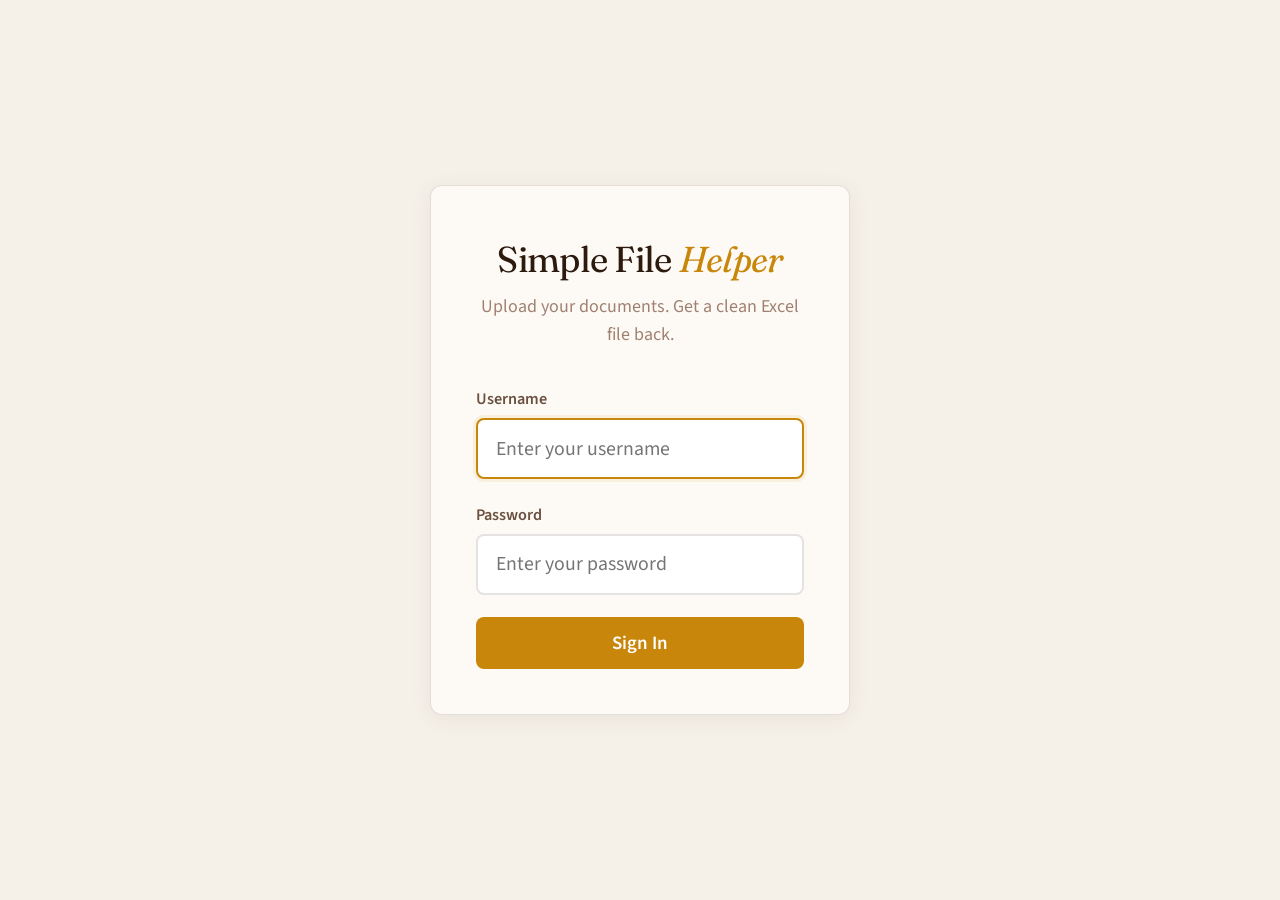
<file: frontend/index.html>
<!DOCTYPE html>
<html lang="en">
<head>
    <meta charset="UTF-8">
    <meta name="viewport" content="width=device-width, initial-scale=1.0">
    <title>Simple File Helper — Login</title>
    <link href="https://fonts.googleapis.com/css2?family=Fraunces:ital,opsz,wght@0,9..144,400;1,9..144,300&family=Source+Sans+3:wght@400;600&display=swap" rel="stylesheet">
    <link rel="stylesheet" href="css/style.css">
</head>
<body class="login-page">
    <div class="login-card">
        <h1>Simple File <em>Helper</em></h1>
        <p class="subtitle">Upload your documents. Get a clean Excel file back.</p>

        <div id="loginError" class="error-msg"></div>

        <form id="loginForm">
            <div class="form-group">
                <label for="username">Username</label>
                <input type="text" id="username" placeholder="Enter your username" autocomplete="username" required autofocus>
            </div>
            <div class="form-group">
                <label for="password">Password</label>
                <input type="password" id="password" placeholder="Enter your password" autocomplete="current-password" required>
            </div>
            <button type="submit" id="loginBtn" class="btn btn-primary">Sign In</button>
        </form>
    </div>

    <script src="js/api.js"></script>
    <script src="js/auth.js"></script>
</body>
</html>
</file>
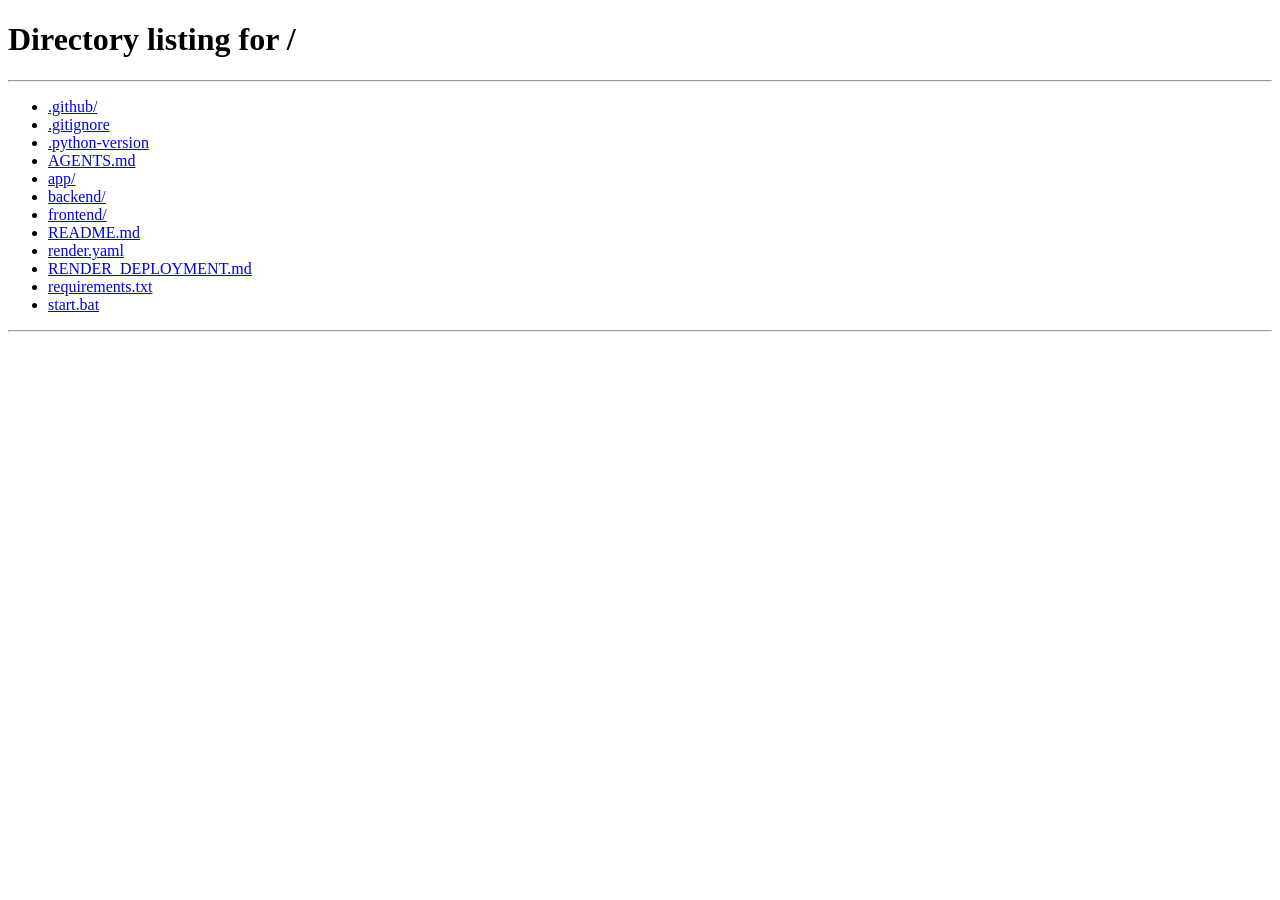
<file: frontend/app.html>
<!DOCTYPE html>
<html lang="en">
<head>
    <meta charset="UTF-8">
    <meta name="viewport" content="width=device-width, initial-scale=1.0">
    <title>Simple File Helper</title>
    <link href="https://fonts.googleapis.com/css2?family=Fraunces:ital,opsz,wght@0,9..144,400;1,9..144,300&family=Source+Sans+3:wght@400;600&display=swap" rel="stylesheet">
    <link rel="stylesheet" href="css/style.css">
</head>
<body>
    <div class="app-layout">

        <!-- SIDEBAR -->
        <aside class="sidebar">
            <div class="sidebar-header">
                <h2>Simple File <em>Helper</em></h2>
                <div class="user-info">
                    <span id="displayName">—</span>
                    <span id="displayRole"></span>
                </div>
            </div>

            <!-- Sidebar Navigation Tabs -->
            <nav class="sidebar-nav" aria-label="Main navigation">
                <button class="nav-item active" id="navMain" onclick="showView('main')" aria-pressed="true">
                    <span class="nav-icon">📄</span>
                    <span class="nav-label">Templates</span>
                </button>
                <button class="nav-item" id="navSettings" onclick="showView('settings')" aria-pressed="false">
                    <span class="nav-icon">⚙️</span>
                    <span class="nav-label">Settings</span>
                </button>
            </nav>

            <!-- Template list (visible only in main view) -->
            <div class="template-list" id="templateList">
                <div style="color:rgba(255,255,255,0.4);padding:1rem;font-size:0.85rem;">Loading templates...</div>
            </div>

            <div class="sidebar-footer">
                <button class="btn btn-ghost" style="color:rgba(255,255,255,0.5);border-color:rgba(255,255,255,0.1);" id="logoutBtn">← Sign Out</button>
            </div>
        </aside>

        <!-- MAIN CONTENT -->
        <main class="main-content">

            <div id="mainView">
                <section class="upload-section">
                    <div class="upload-zone" id="uploadZone">
                        <div class="upload-icon" id="uploadIcon">📂</div>
                        <div class="upload-text" id="uploadText">Select a template from the sidebar first</div>
                        <div class="upload-hint" id="uploadHint">Then upload your PDF, CSV, or Excel file</div>
                        <div class="file-selected" id="fileSelected">
                            <span id="fileName"></span>
                        </div>
                        <input type="file" id="fileInput" accept=".pdf,.csv,.xlsx" hidden>
                        <button type="button" class="btn btn-primary" id="selectFileBtn">📁 Select File</button>
                        <button type="button" class="btn btn-primary hidden" id="uploadBtn" onclick="handleUpload()" style="margin-top:0.75rem;">⚡ Process & Download</button>
                    </div>
                </section>

                <div class="error-card" id="errorCard">
                    <div class="error-title">Something went wrong</div>
                    <div class="error-detail" id="errorMessage"></div>
                    <button class="btn btn-primary btn-small" onclick="dismissError()">Try Again</button>
                </div>

                <section class="history-section">
                    <h2>Recent Files</h2>
                    <table class="history-table">
                        <thead>
                            <tr>
                                <th>File Name</th>
                                <th>Template</th>
                                <th>Date</th>
                                <th>Rows</th>
                                <th></th>
                            </tr>
                        </thead>
                        <tbody id="historyBody"></tbody>
                    </table>
                    <div class="empty-state" id="emptyHistory">
                        <div class="empty-icon">📭</div>
                        <p>No files processed yet</p>
                        <p class="empty-hint">Select a template and upload your first file to get started</p>
                    </div>
                </section>
            </div>

            <div id="settingsView" class="hidden">
                <div class="settings-page">
                    <h2 class="page-title">Settings</h2>

                    <div class="settings-card">
                        <div class="settings-card-header">
                            <span class="settings-card-icon">🔤</span>
                            <div>
                                <h3>Text Size</h3>
                                <p class="settings-desc">Make text larger if it's hard to read</p>
                            </div>
                        </div>
                        <div class="font-size-options">
                            <label>
                                <input type="radio" name="fontSize" value="normal" checked onchange="applyFontSize('normal')">
                                <span class="font-label">
                                    <span class="font-preview" style="font-size:1rem;">A</span>
                                    Normal
                                </span>
                            </label>
                            <label>
                                <input type="radio" name="fontSize" value="large" onchange="applyFontSize('large')">
                                <span class="font-label">
                                    <span class="font-preview" style="font-size:1.3rem;">A</span>
                                    Large
                                </span>
                            </label>
                            <label>
                                <input type="radio" name="fontSize" value="xlarge" onchange="applyFontSize('xlarge')">
                                <span class="font-label">
                                    <span class="font-preview" style="font-size:1.6rem;">A</span>
                                    Extra Large
                                </span>
                            </label>
                        </div>
                    </div>

                    <div class="settings-card">
                        <div class="settings-card-header">
                            <span class="settings-card-icon">🔒</span>
                            <div>
                                <h3>Change Password</h3>
                                <p class="settings-desc">Keep your account secure with a strong password</p>
                            </div>
                        </div>
                        <form id="changePasswordForm">
                            <div class="form-group">
                                <label for="oldPassword">Current Password</label>
                                <input type="password" id="oldPassword" required autocomplete="current-password">
                            </div>
                            <div class="form-group">
                                <label for="newPassword">New Password <span class="field-hint">(at least 6 characters)</span></label>
                                <input type="password" id="newPassword" required minlength="6" autocomplete="new-password">
                            </div>
                            <div id="passwordMsg" class="error-msg"></div>
                            <button type="submit" class="btn btn-primary btn-settings-submit">Update Password</button>
                        </form>
                    </div>
                </div>
            </div>

        </main>
    </div>

    <!-- Full-screen Spinner -->
    <div class="spinner-overlay" id="spinner">
        <div class="spinner"></div>
        <div class="spinner-text">Processing your file...</div>
        <div class="spinner-sub">This usually takes 10–30 seconds</div>
    </div>

    <script src="js/api.js"></script>
    <script src="js/auth.js"></script>
    <script src="js/app.js"></script>
</body>
</html>
</file>
<file: frontend/css/style.css>
*, *::before, *::after { box-sizing: border-box; margin: 0; padding: 0; }

:root {
  --cream: #F5F0E8;
  --cream-light: #FDFAF5;
  --brown-dark: #2C1A0E;
  --brown-mid: #6B5040;
  --brown-light: #A08070;
  --amber: #C8860A;
  --amber-light: #F7E4BC;
  --amber-muted: #E8C06A;
  --green: #2E7D54;
  --green-light: #D4EDE1;
  --red: #B8320A;
  --red-light: #FAE0D8;
  --blue: #1A5EA8;
  --blue-light: #D8E8FA;
  --border: rgba(44, 26, 14, 0.12);
  --radius: 12px;
  --radius-sm: 8px;
}

html {
  font-size: 18px;
}

body {
  font-family: 'Source Sans 3', system-ui, -apple-system, sans-serif;
  background: var(--cream);
  color: var(--brown-dark);
  line-height: 1.6;
  min-height: 100vh;
}

/* ===== LOGIN PAGE ===== */
.login-page {
  display: flex;
  align-items: center;
  justify-content: center;
  min-height: 100vh;
  padding: 2rem;
}

.login-card {
  background: var(--cream-light);
  border: 1px solid var(--border);
  border-radius: var(--radius);
  padding: 2.5rem;
  width: 100%;
  max-width: 420px;
  text-align: center;
  box-shadow: 0 4px 24px rgba(44, 26, 14, 0.06);
}

.login-card h1 {
  font-family: 'Fraunces', Georgia, serif;
  font-size: 2rem;
  font-weight: 400;
  color: var(--brown-dark);
  margin-bottom: 0.25rem;
  letter-spacing: -0.02em;
}

.login-card h1 em {
  font-style: italic;
  color: var(--amber);
}

.login-card .subtitle {
  font-size: 1rem;
  color: var(--brown-light);
  margin-bottom: 2rem;
}

.form-group {
  margin-bottom: 1.25rem;
  text-align: left;
}

.form-group label {
  display: block;
  font-size: 0.9rem;
  font-weight: 600;
  color: var(--brown-mid);
  margin-bottom: 0.35rem;
}

.form-group input {
  width: 100%;
  padding: 0.8rem 1rem;
  font-size: 1.1rem;
  border: 2px solid var(--border);
  border-radius: var(--radius-sm);
  background: #fff;
  color: var(--brown-dark);
  font-family: inherit;
  transition: border-color 0.15s;
}

.form-group input:focus {
  outline: none;
  border-color: var(--amber);
  box-shadow: 0 0 0 3px rgba(200, 134, 10, 0.1);
}

.btn {
  display: inline-flex;
  align-items: center;
  justify-content: center;
  gap: 0.5rem;
  min-height: 48px;
  padding: 0.7rem 1.75rem;
  font-size: 1.05rem;
  font-weight: 600;
  font-family: inherit;
  border: none;
  border-radius: var(--radius-sm);
  cursor: pointer;
  transition: background 0.15s, transform 0.1s;
}

.btn:active { transform: scale(0.98); }

.btn-primary {
  width: 100%;
  background: var(--amber);
  color: #fff;
}

.btn-primary:hover { background: #B07808; }

.btn-small {
  min-height: 40px;
  padding: 0.4rem 1rem;
  font-size: 0.9rem;
}

.btn-ghost {
  background: transparent;
  color: var(--brown-mid);
  border: 1.5px solid var(--border);
}

.btn-ghost:hover {
  background: rgba(44, 26, 14, 0.04);
}

.btn-danger {
  background: var(--red);
  color: #fff;
}

.btn-danger:hover { background: #A02A08; }

.error-msg {
  background: var(--red-light);
  color: var(--red);
  padding: 0.75rem 1rem;
  border-radius: var(--radius-sm);
  font-size: 0.95rem;
  margin-bottom: 1.25rem;
  display: none;
}

.error-msg.visible { display: block; }

.success-msg {
  background: var(--green-light);
  color: var(--green);
  padding: 0.75rem 1rem;
  border-radius: var(--radius-sm);
  font-size: 0.95rem;
  margin-bottom: 1.25rem;
  display: none;
}

.success-msg.visible { display: block; }

/* ===== MAIN APP LAYOUT ===== */
.app-layout {
  display: flex;
  min-height: 100vh;
}

.sidebar {
  width: 260px;
  background: var(--brown-dark);
  color: #fff;
  display: flex;
  flex-direction: column;
  flex-shrink: 0;
  position: fixed;
  top: 0;
  left: 0;
  bottom: 0;
  overflow-y: auto;
}

.sidebar-header {
  padding: 1.5rem 1.25rem 1rem;
  border-bottom: 1px solid rgba(255, 255, 255, 0.08);
}

.sidebar-header h2 {
  font-family: 'Fraunces', Georgia, serif;
  font-size: 1.15rem;
  font-weight: 400;
  color: var(--amber-muted);
  letter-spacing: -0.01em;
}

.sidebar-header .user-info {
  font-size: 0.8rem;
  color: rgba(255, 255, 255, 0.5);
  margin-top: 0.25rem;
}

.template-list {
  flex: 1;
  padding: 0.75rem;
  overflow-y: auto;
}

.template-category {
  font-size: 0.7rem;
  font-weight: 600;
  text-transform: uppercase;
  letter-spacing: 0.07em;
  color: rgba(255, 255, 255, 0.3);
  padding: 0.75rem 0.5rem 0.4rem;
}

.template-card {
  display: flex;
  align-items: center;
  gap: 0.65rem;
  padding: 0.75rem 0.85rem;
  border-radius: var(--radius-sm);
  cursor: pointer;
  transition: background 0.12s;
  margin-bottom: 0.25rem;
  min-height: 56px;
}

.template-card:hover {
  background: rgba(255, 255, 255, 0.06);
}

.template-card.active {
  background: rgba(200, 134, 10, 0.2);
  border-left: 3px solid var(--amber-muted);
  padding-left: calc(0.85rem - 3px);
}

.template-card .t-icon {
  font-size: 1.5rem;
  flex-shrink: 0;
  width: 32px;
  text-align: center;
}

.template-card .t-info {
  min-width: 0;
}

.template-card .t-name {
  font-size: 0.9rem;
  font-weight: 600;
  color: rgba(255, 255, 255, 0.85);
  line-height: 1.2;
}

.template-card .t-desc {
  font-size: 0.7rem;
  color: rgba(255, 255, 255, 0.4);
  white-space: nowrap;
  overflow: hidden;
  text-overflow: ellipsis;
}

.sidebar-footer {
  padding: 0.75rem;
  border-top: 1px solid rgba(255, 255, 255, 0.08);
}

.sidebar-footer .btn {
  width: 100%;
}

.main-content {
  flex: 1;
  margin-left: 260px;
  padding: 2rem;
  min-height: 100vh;
}

/* ===== UPLOAD ZONE ===== */
.upload-section {
  margin-bottom: 2rem;
}

.upload-zone {
  border: 2.5px dashed var(--border);
  border-radius: var(--radius);
  padding: 3rem 2rem;
  text-align: center;
  transition: border-color 0.2s, background 0.2s;
  background: var(--cream-light);
  opacity: 0.5;
  pointer-events: none;
}

.upload-zone.enabled {
  opacity: 1;
  pointer-events: all;
  border-color: var(--amber);
}

.upload-zone.dragover {
  background: var(--amber-light);
  border-color: var(--amber);
  border-style: solid;
}

.upload-zone .upload-icon {
  font-size: 2.5rem;
  margin-bottom: 0.75rem;
}

.upload-zone .upload-text {
  font-size: 1.1rem;
  font-weight: 600;
  color: var(--brown-dark);
  margin-bottom: 0.35rem;
}

.upload-zone .upload-hint {
  font-size: 0.85rem;
  color: var(--brown-light);
  margin-bottom: 1.25rem;
}

.upload-zone .file-selected {
  display: none;
  background: var(--green-light);
  color: var(--green);
  padding: 0.5rem 1rem;
  border-radius: var(--radius-sm);
  font-size: 0.9rem;
  font-weight: 600;
  margin-bottom: 1rem;
}

.upload-zone .file-selected.visible { display: inline-block; }

/* ===== SPINNER OVERLAY ===== */
.spinner-overlay {
  position: fixed;
  inset: 0;
  background: rgba(44, 26, 14, 0.7);
  display: none;
  align-items: center;
  justify-content: center;
  z-index: 1000;
  flex-direction: column;
  gap: 1rem;
}

.spinner-overlay.visible {
  display: flex;
}

.spinner {
  width: 56px;
  height: 56px;
  border: 5px solid rgba(255, 255, 255, 0.2);
  border-top-color: var(--amber-muted);
  border-radius: 50%;
  animation: spin 0.7s linear infinite;
}

@keyframes spin {
  to { transform: rotate(360deg); }
}

.spinner-text {
  color: #fff;
  font-size: 1.15rem;
  font-weight: 600;
}

.spinner-sub {
  color: rgba(255, 255, 255, 0.6);
  font-size: 0.9rem;
}

/* ===== HISTORY TABLE ===== */
.history-section h2 {
  font-family: 'Fraunces', Georgia, serif;
  font-size: 1.3rem;
  font-weight: 400;
  color: var(--brown-dark);
  margin-bottom: 1rem;
}

.history-table {
  width: 100%;
  border-collapse: collapse;
  border: 1px solid var(--border);
  border-radius: var(--radius-sm);
  overflow: hidden;
}

.history-table th {
  background: var(--brown-dark);
  color: rgba(255, 255, 255, 0.8);
  padding: 0.65rem 0.85rem;
  text-align: left;
  font-size: 0.75rem;
  font-weight: 600;
  letter-spacing: 0.05em;
  text-transform: uppercase;
}

.history-table td {
  padding: 0.7rem 0.85rem;
  font-size: 0.85rem;
  color: var(--brown-mid);
  border-bottom: 1px solid var(--border);
  background: var(--cream-light);
}

.history-table tr:last-child td { border-bottom: none; }

.empty-state {
  text-align: center;
  padding: 3rem 2rem;
  color: var(--brown-light);
}

.empty-state .empty-icon {
  font-size: 2.5rem;
  margin-bottom: 0.75rem;
  opacity: 0.5;
}

.empty-state p {
  font-size: 1rem;
  margin-bottom: 0.25rem;
}

.empty-state .empty-hint {
  font-size: 0.85rem;
}

/* ===== SIDEBAR NAV ===== */
.sidebar-nav {
  padding: 0.6rem 0.75rem;
  border-bottom: 1px solid rgba(255, 255, 255, 0.08);
  display: flex;
  flex-direction: column;
  gap: 0.2rem;
  flex-shrink: 0;
}

.nav-item {
  display: flex;
  align-items: center;
  gap: 0.65rem;
  width: 100%;
  min-height: 52px;
  padding: 0.75rem 0.85rem;
  border-radius: var(--radius-sm);
  background: transparent;
  border: none;
  color: rgba(255, 255, 255, 0.55);
  font-family: inherit;
  font-size: 1rem;
  font-weight: 600;
  cursor: pointer;
  transition: background 0.12s, color 0.12s;
  text-align: left;
}

.nav-item:hover {
  background: rgba(255, 255, 255, 0.07);
  color: rgba(255, 255, 255, 0.9);
}

.nav-item.active {
  background: rgba(200, 134, 10, 0.2);
  color: var(--amber-muted);
  border-left: 3px solid var(--amber-muted);
  padding-left: calc(0.85rem - 3px);
}

.nav-item:focus-visible {
  outline: 2px solid var(--amber-muted);
  outline-offset: -2px;
}

.nav-icon {
  font-size: 1.2rem;
  width: 28px;
  text-align: center;
  flex-shrink: 0;
  line-height: 1;
}

.nav-label {
  flex: 1;
}

/* ===== TEMPLATE LIST ===== */

/* ===== SETTINGS PAGE (dedicated view) ===== */
.settings-page {
  max-width: 620px;
}

.page-title {
  font-family: 'Fraunces', Georgia, serif;
  font-size: 1.7rem;
  font-weight: 400;
  color: var(--brown-dark);
  margin-bottom: 1.5rem;
  letter-spacing: -0.02em;
}

.settings-card {
  background: var(--cream-light);
  border: 1px solid var(--border);
  border-radius: var(--radius);
  padding: 1.75rem 2rem;
  margin-bottom: 1.25rem;
  box-shadow: 0 2px 8px rgba(44, 26, 14, 0.04);
}

.settings-card-header {
  display: flex;
  align-items: flex-start;
  gap: 1rem;
  margin-bottom: 1.25rem;
}

.settings-card-icon {
  font-size: 1.75rem;
  line-height: 1;
  flex-shrink: 0;
  margin-top: 0.1rem;
}

.settings-card-header h3 {
  font-family: 'Fraunces', Georgia, serif;
  font-size: 1.2rem;
  font-weight: 400;
  color: var(--brown-dark);
  margin-bottom: 0.2rem;
  line-height: 1.2;
}

.settings-desc {
  font-size: 0.9rem;
  color: var(--brown-light);
  line-height: 1.4;
}

/* Font size selector */
.font-size-options {
  display: flex;
  gap: 0.75rem;
  flex-wrap: wrap;
}

.font-size-options label {
  position: relative;
}

.font-size-options input[type="radio"] {
  position: absolute;
  opacity: 0;
  width: 0;
  height: 0;
}

.font-label {
  display: flex;
  flex-direction: column;
  align-items: center;
  justify-content: center;
  gap: 0.4rem;
  min-width: 100px;
  min-height: 80px;
  padding: 0.85rem 1.25rem;
  border: 2px solid var(--border);
  border-radius: var(--radius-sm);
  cursor: pointer;
  font-size: 0.9rem;
  font-weight: 600;
  color: var(--brown-mid);
  background: #fff;
  transition: border-color 0.15s, background 0.15s, color 0.15s;
  text-align: center;
}

.font-label:hover {
  border-color: var(--amber);
  background: var(--amber-light);
}

.font-preview {
  display: block;
  font-family: 'Fraunces', Georgia, serif;
  color: var(--brown-dark);
  line-height: 1;
}

.font-size-options input[type="radio"]:checked + .font-label {
  border-color: var(--amber);
  background: var(--amber-light);
  color: var(--amber);
}

.font-size-options input[type="radio"]:checked + .font-label .font-preview {
  color: var(--amber);
}

.font-size-options input[type="radio"]:focus-visible + .font-label {
  outline: 3px solid var(--amber);
  outline-offset: 2px;
}

/* Password form inside settings card */
.settings-card .form-group {
  margin-bottom: 1.1rem;
}

.settings-card .form-group label {
  font-size: 1rem;
  font-weight: 600;
  color: var(--brown-mid);
  margin-bottom: 0.4rem;
}

.settings-card .form-group input {
  font-size: 1.05rem;
  padding: 0.75rem 1rem;
  border-color: var(--border);
}

.field-hint {
  font-weight: 400;
  font-size: 0.85rem;
  color: var(--brown-light);
}

.btn-settings-submit {
  max-width: 220px;
  margin-top: 0.25rem;
}

/* ===== ERROR CARD ===== */
.error-card {
  background: var(--red-light);
  border: 2px solid var(--red);
  border-radius: var(--radius);
  padding: 1.5rem;
  text-align: center;
  display: none;
  margin-bottom: 1.5rem;
}

.error-card.visible { display: block; }

.error-card .error-title {
  font-size: 1.1rem;
  font-weight: 600;
  color: var(--red);
  margin-bottom: 0.5rem;
}

.error-card .error-detail {
  color: var(--brown-mid);
  margin-bottom: 1rem;
  font-size: 0.95rem;
}

/* ===== UTILITY ===== */
.hidden { display: none !important; }

@media (max-width: 768px) {
  .app-layout { flex-direction: column; }

  .sidebar {
    position: static;
    width: 100%;
    flex-direction: column;
    padding: 0;
    overflow-y: visible;
  }

  .sidebar-header {
    display: none;
  }

  .sidebar-nav {
    flex-direction: row;
    padding: 0.5rem;
    gap: 0.4rem;
    border-bottom: 1px solid rgba(255, 255, 255, 0.08);
  }

  .nav-item {
    flex: 1;
    justify-content: center;
    min-height: 48px;
    font-size: 0.9rem;
    padding: 0.6rem 0.5rem;
  }

  .nav-item.active {
    border-left: none;
    border-bottom: 3px solid var(--amber-muted);
    padding-left: 0.5rem;
    border-radius: var(--radius-sm) var(--radius-sm) 0 0;
  }

  .template-list {
    display: flex;
    gap: 0.5rem;
    flex-wrap: wrap;
    padding: 0.5rem;
    overflow-y: visible;
  }

  .template-card {
    min-height: 44px;
    padding: 0.5rem 0.75rem;
  }

  .template-category {
    width: 100%;
    padding: 0.5rem 0.5rem 0.25rem;
  }

  .sidebar-footer {
    display: none;
  }

  .main-content {
    margin-left: 0;
    padding: 1rem;
  }

  .history-table {
    font-size: 0.75rem;
  }

  .settings-page {
    max-width: 100%;
  }

  .settings-card {
    padding: 1.25rem;
  }

  .font-label {
    min-width: 80px;
    min-height: 70px;
  }

  .btn-settings-submit {
    max-width: 100%;
  }
}
</file>
